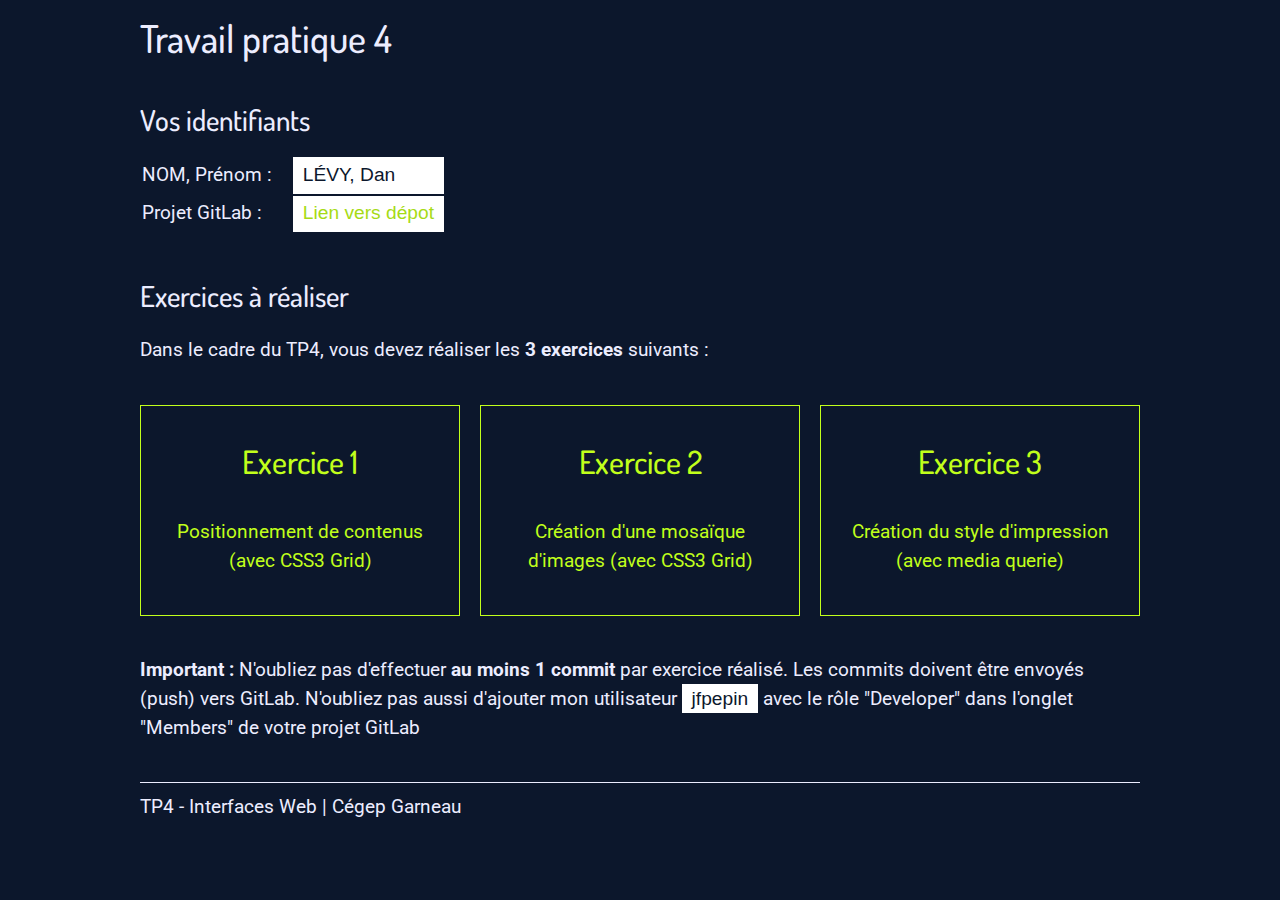
<file: tp4-site-git/index.html>
<!DOCTYPE html>

<html lang="fr">

<head>
	<meta charset="utf-8" />
	<title>TP4-Git-Grid</title>
	<meta name="description" content="Travail pratique 4 : Utilisation de Grid et Git">
	<meta name="viewport" content="width=device-width, initial-scale=1">

	<link rel="stylesheet" href="css/normalize.css">
	<link rel="stylesheet" href="css/styles.css">
</head>

<body>
	<header>
		<div class="container">
			<h1 class="logo">Travail pratique 4</h1>
		</div>
	</header>

	<main class="container">
		<section id="identifiants">
			<h2>Vos identifiants</h2>
			<table>
				<tr>
					<th>NOM, Prénom :</th>
					<td>LÉVY, Dan</td>
				</tr>
				<tr>
					<th>Projet GitLab :</th>
					<td><a href="https://gitlab.com/levydanqc/tp4-exercices" class="gitlab_link">Lien vers dépot</a></td>
				</tr>
			</table>
		</section>

		<section id="exercices">
			<h2>Exercices à réaliser</h2>
			<p>Dans le cadre du TP4, vous devez réaliser les <strong>3 exercices</strong> suivants :</p>
			<nav class="nav-exercices">
				<ul>
					<li>
						<a href="exercice1.html">
							<h3>Exercice 1</h3>
							<p>Positionnement de contenus (avec CSS3 Grid)</p>
						</a>
					</li>
					<li>
						<a href="exercice2.html">
							<h3>Exercice 2</h3>
							<p>Création d'une mosaïque d'images (avec CSS3 Grid)</p>
						</a>
					</li>
					<li>
						<a href="exercice3.html">
							<h3>Exercice 3</h3>
							<p>Création du style d'impression (avec media querie)</p>
						</a>
					</li>
				</ul>
			</nav>
			<p> <strong>Important :</strong> N'oubliez pas d'effectuer <strong>au moins 1 commit</strong> par exercice réalisé. Les commits doivent être envoyés
				(push) vers GitLab. N'oubliez pas aussi d'ajouter mon utilisateur <span>jfpepin</span> avec le rôle "Developer" dans l'onglet "Members" de votre projet GitLab</p>
		</section>

	</main>

	<footer>
		<p class="container border-top">TP4 - Interfaces Web | Cégep Garneau</p>
	</footer>

</body>

</html>
</file>
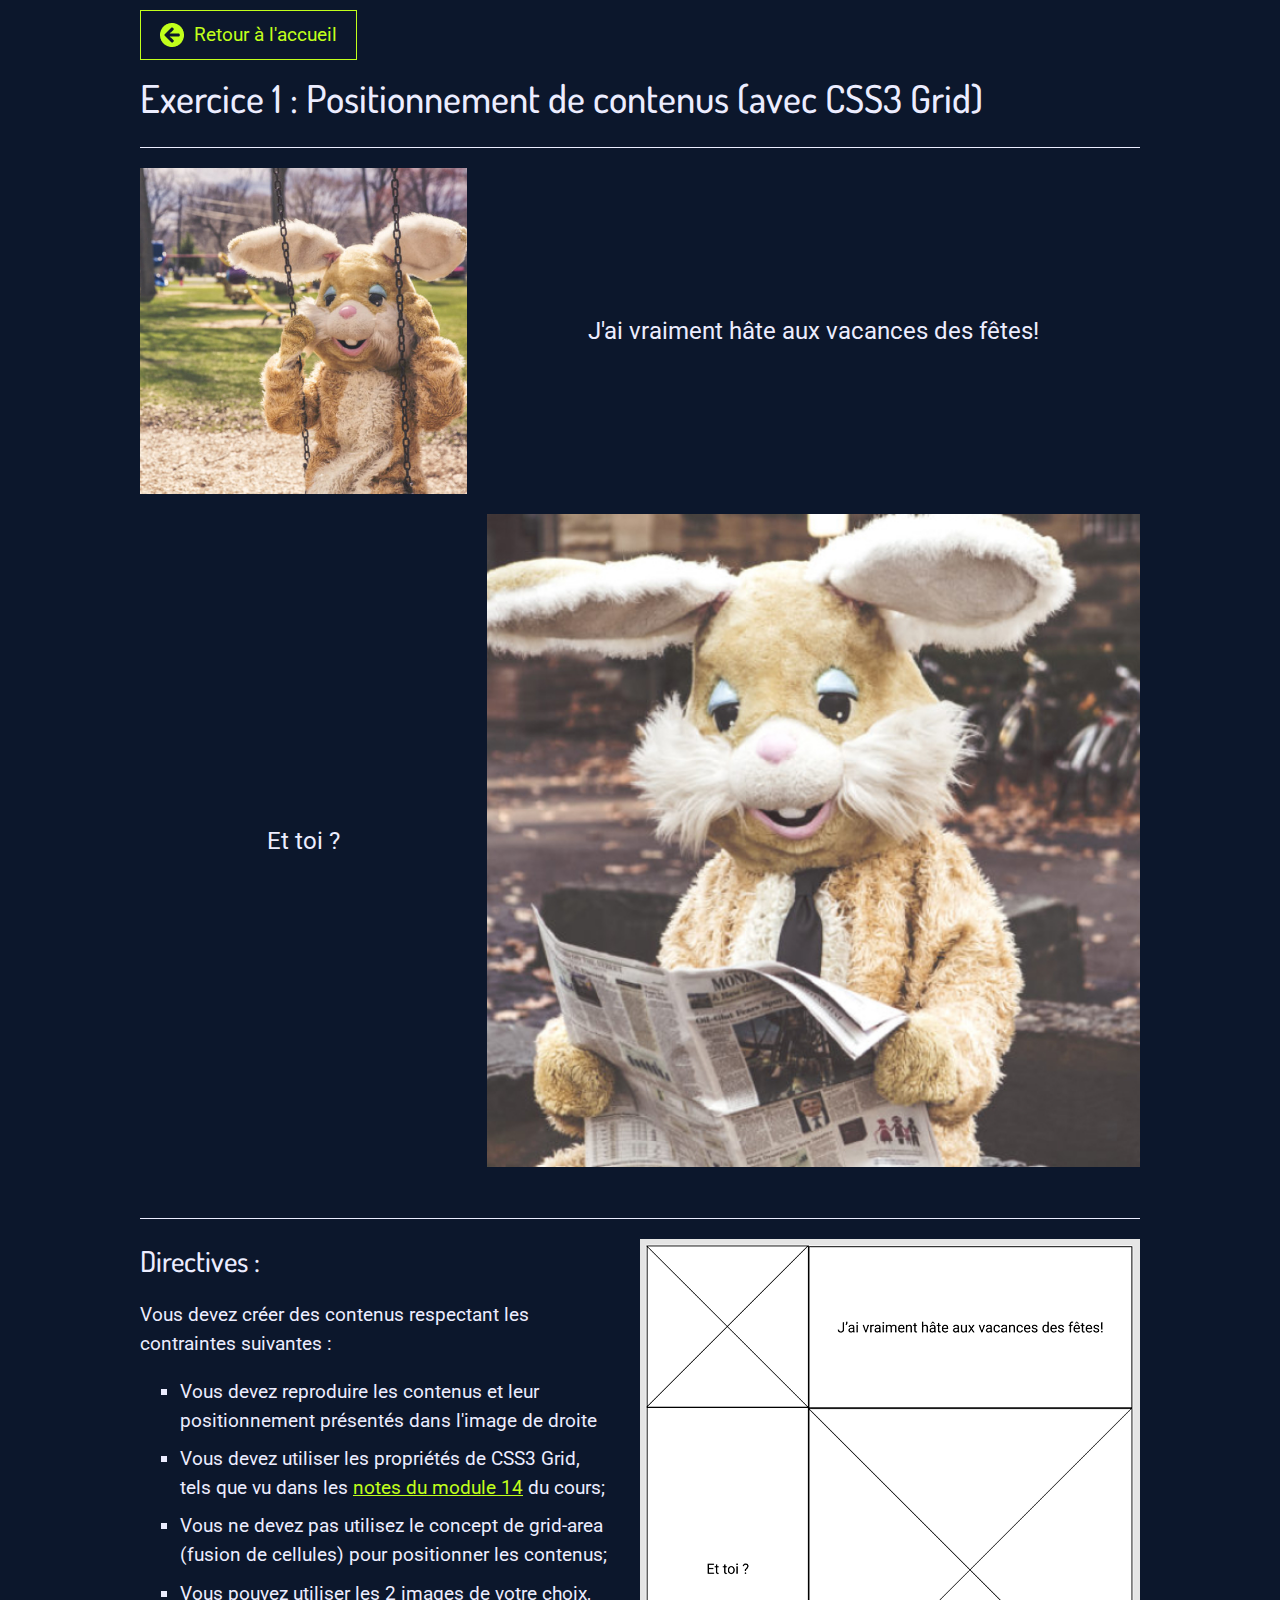
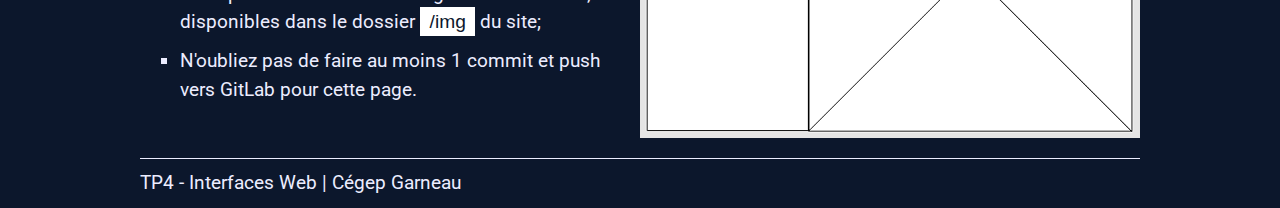
<file: tp4-site-git/exercice1.html>
<!DOCTYPE html>

<html lang="fr">

<head>
	<meta charset="utf-8" />
	<title>TP4-Git-Grid</title>
	<meta name="description" content="Travail pratique 4 : Utilisation de Grid et Git">
	<meta name="viewport" content="width=device-width, initial-scale=1">

	<link rel="stylesheet" href="css/normalize.css">
	<link rel="stylesheet" href="css/styles.css">
</head>

<body>
	<header>
		<div class="container">
			<a href="index.html" class="btn">
				<img src="img/directives/icon-fleche.png" alt="Icon">
				Retour à l'accueil
			</a>
		</div>
	</header>

	<main class="container">
		<h1>Exercice 1 : Positionnement de contenus (avec CSS3 Grid) </h1>

		<section id="sect-reponse" class="border-top">

			<div class="grid">
				<div class="img"><img src="img/lapin.jpg" alt="Mascotte de lapin sur une balancoire"></div>
				<div class="txt">
					<p>J'ai vraiment hâte aux vacances des fêtes!</p>
				</div>
				<div class="txt">
					<p>Et toi ?</p>
				</div>
				<div class="img"><img src="img/journal.jpg" alt="Mascotte de lapin lisant le journal"></div>
			</div>

		</section>

		<section id="sect-directives" class="border-top flex">
			<div>
				<h2>Directives :</h2>
				<p>Vous devez créer des contenus respectant les contraintes suivantes :
				</p>
				<ul class="list-check">
					<li>Vous devez reproduire les contenus et leur positionnement présentés dans l'image de droite</li>
					<li>Vous devez utiliser les propriétés de CSS3 Grid, tels que vu dans les
						<a target="_blank"
							href="https://docs.google.com/presentation/d/1ccAz1B-zRTWn_a_DYQfy4F4-Ks3LwpBKn2KyEWm3QBo/edit?usp=sharing">notes
							du module 14</a> du cours;</li>
					<li>Vous ne devez pas utilisez le concept de grid-area (fusion de cellules) pour positionner les
						contenus;</li>
					<li>Vous pouvez utiliser les 2 images de votre choix, disponibles dans le dossier <span>/img</span>
						du site;</li>
					<li>N'oubliez pas de faire au moins 1 commit et push vers GitLab pour cette page.</li>
				</ul>
			</div>
			<img src="img/directives/contenus.PNG" alt="Contenu dans Grid">
		</section>

	</main>

	<footer>
		<p class="container border-top">TP4 - Interfaces Web | Cégep Garneau</p>
	</footer>

</body>

</html>
</file>
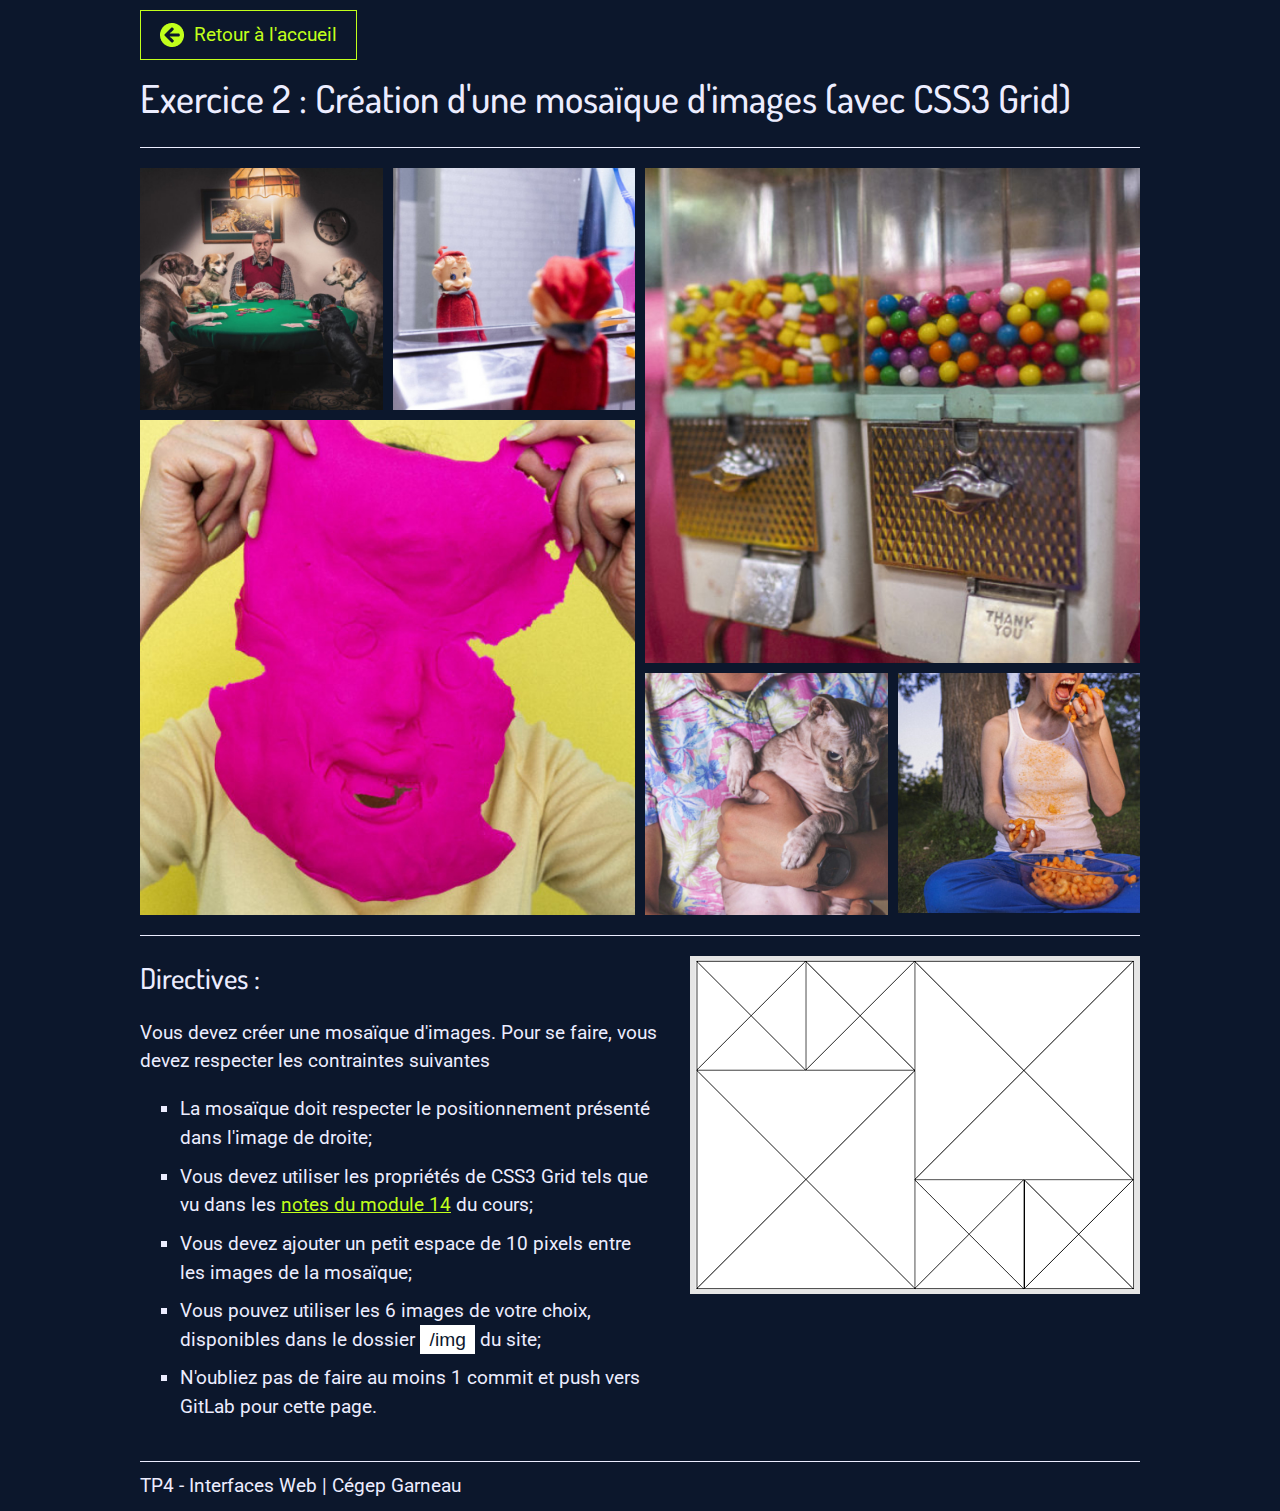
<file: tp4-site-git/exercice2.html>
<!DOCTYPE html>

<html lang="fr">

<head>
	<meta charset="utf-8" />
	<title>TP4-Git-Grid</title>
	<meta name="description" content="Travail pratique 4 : Utilisation de Grid et Git">
	<meta name="viewport" content="width=device-width, initial-scale=1">

	<link rel="stylesheet" href="css/normalize.css">
	<link rel="stylesheet" href="css/styles.css">
</head>

<body>
	<header>
		<div class="container">
			<a href="index.html" class="btn">
				<img src="img/directives/icon-fleche.png" alt="Icon">
				Retour à l'accueil
			</a>
		</div>
	</header>

	<main class="container">
		<h1>Exercice 2 : Création d'une mosaïque d'images (avec CSS3 Grid) </h1>

		<section id="sect-reponse" class="border-top">

			<div class="grid2">
				<div class="img poker"><img src="img/poker.jpg" alt="Partie de poker"></div>
				<div class="img lutin"><img src="img/lutin.jpg" alt="Lutin face à un miroir"></div>
				<div class="img masque"><img src="img/masque.jpg" alt="Masque"></div>
				<div class="img chat"><img src="img/chat.jpg" alt="Chat"></div>
				<div class="img cheetos"><img src="img/cheetos.jpg" alt="Personne mangeant des cheetos"></div>
				<div class="img bonbons"><img src="img/bonbons.jpg" alt="Distributeur de bonbons"></div>
			</div>

		</section>

		<section id="sect-directives" class="border-top flex">
			<div>
				<h2>Directives :</h2>
				<p>Vous devez créer une mosaïque d'images. Pour se faire, vous devez respecter les contraintes suivantes
				</p>
				<ul class="list-check">
					<li>La mosaïque doit respecter le positionnement présenté dans l'image de droite;</li>
					<li>Vous devez utiliser les propriétés de CSS3 Grid tels que vu dans les
						<a target="_blank"
							href="https://docs.google.com/presentation/d/1ccAz1B-zRTWn_a_DYQfy4F4-Ks3LwpBKn2KyEWm3QBo/edit?usp=sharing">notes
							du module 14</a> du cours;</li>
					<li>Vous devez ajouter un petit espace de 10 pixels entre les images de la mosaïque;</li>
					<li>Vous pouvez utiliser les 6 images de votre choix, disponibles dans le dossier <span>/img</span> du site;</li>
					<li>N'oubliez pas de faire au moins 1 commit et push vers GitLab pour cette page.</li>

				</ul>
			</div>
			<img src="img/directives/mosaique.PNG" alt="Mosaïque d'image à reproduire">
		</section>
	</main>

	<footer>
		<p class="container border-top">TP4 - Interfaces Web | Cégep Garneau</p>
	</footer>

</body>

</html>
</file>
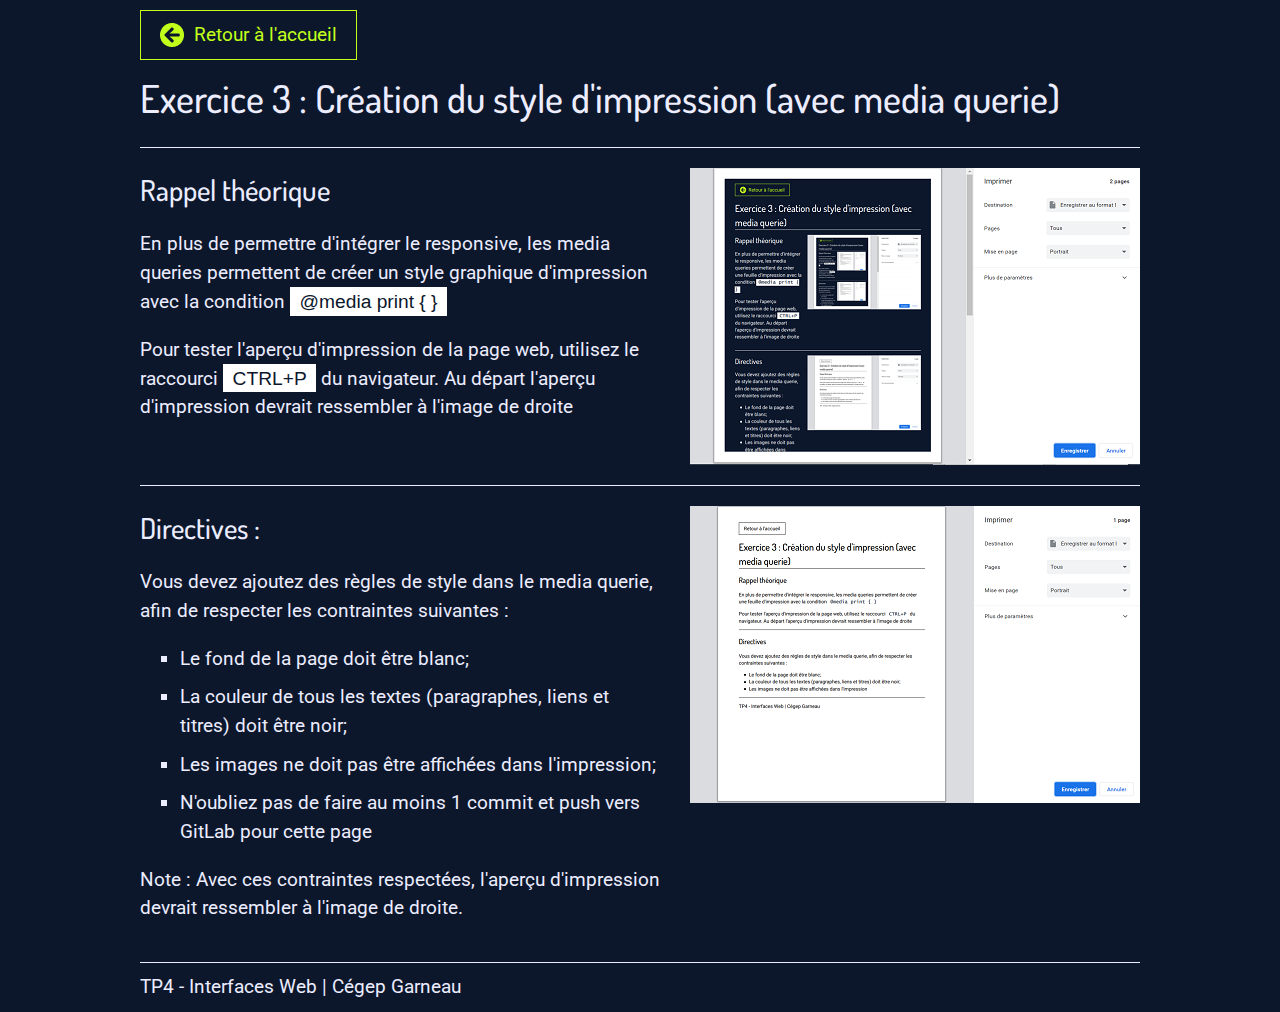
<file: tp4-site-git/exercice3.html>
<!DOCTYPE html>

<html lang="fr">

<head>
	<meta charset="utf-8" />
	<title>TP4-Git-Grid</title>
	<meta name="description" content="Travail pratique 4 : Utilisation de Grid et Git">
	<meta name="viewport" content="width=device-width, initial-scale=1">

	<link rel="stylesheet" href="css/normalize.css">
	<link rel="stylesheet" href="css/styles.css">
</head>

<body>
	<header>
		<div class="container">
			<a href="index.html" class="btn">
				<img src="img/directives/icon-fleche.png" alt="Icon">
				Retour à l'accueil
			</a>
		</div>
	</header>

	<main class="container">
		<h1>Exercice 3 : Création du style d'impression (avec media querie) </h1>

		<section id="sect-rappel" class="border-top flex">
			<div>
				<h2>Rappel théorique</h2>
				<p>En plus de permettre d'intégrer le responsive, les media queries permettent de créer un style
					graphique d'impression avec la condition <span>@media print { }</span> </p>
				<p>Pour tester l'aperçu d'impression de la page web, utilisez le raccourci <span>CTRL+P</span> du
					navigateur. Au départ
					l'aperçu d'impression devrait ressembler à l'image de droite</p>
			</div>
			<img src="img/directives/sans-print.PNG" alt="Aperçu d'impression">
		</section>

		<section id="sect-directives" class="border-top flex">
			<div>
				<h2>Directives :</h2>
				<p>Vous devez ajoutez des règles de style dans le media querie, afin de respecter les contraintes
					suivantes
					: </p>
				<ul class="list-check">
					<li>Le fond de la page doit être blanc;</li>
					<li>La couleur de tous les textes (paragraphes, liens et titres) doit être noir;</li>
					<li>Les images ne doit pas être affichées dans l'impression;</li>
					<li>N'oubliez pas de faire au moins 1 commit et push vers GitLab pour cette page</li>

				</ul>
				<p>Note : Avec ces contraintes respectées, l'aperçu d'impression devrait ressembler à l'image de droite.
				</p>
			</div>
			<img src="img/directives/print.PNG" alt="Aperçu d'impression">
		</section>


	</main>

	<footer>
		<p class="container border-top">TP4 - Interfaces Web | Cégep Garneau</p>
	</footer>

</body>

</html>
</file>
<file: tp4-site-git/css/styles.css>
@import url("https://fonts.googleapis.com/css2?family=Dosis:wght@500&family=Roboto&display=swap");
/* -------------------------------- */

/* ----------- GÉNÉRAL ------------ */

/* -------------------------------- */

* {
	box-sizing: border-box;
}

.container {
	width: 90%;
	max-width: 1000px;
	margin: 0 auto;
}

.flex {
	display: flex;
	align-items: flex-start;
}

.flex img {
	margin-left: 30px;
}

section {
	padding: 20px 0;
	clear: both;
}

img {
	max-width: 100%;
}

.fr {
	float: right;
	margin: 20px;
	text-align: center;
	font-size: 0.8rem;
}

.border-top {
	border-top: 1px solid;
}

/* Typographie */

body {
	font-family: "Roboto", sans-serif;
	color: #ecedff;
	line-height: 1.5;
	background-color: #0c172c;
	font-size: 1.2rem;
}

h1, h2, h3, h4, h5, h6 {
	font-family: "Dosis", sans-serif;
	font-weight: 500;
}

h1, h2 {
	margin: 0 0 0.5em 0;
}

h3 {
	font-size: 2rem;
}

a {
	color: #c1ff1b;
}

a:hover {
	opacity: 0.9;
}

.btn {
	display: inline-flex;
	text-decoration: none;
	border: 1px solid;
	transition: margin 0.3s;
	padding: 0.5em 1em;
	text-align: center;
	align-items: center;
}

.btn img {
	margin-right: 0.5em;
}

.btn:hover {
	margin-left: 0.5rem;
}

table {
	text-align: left;
}

th {
	font-weight: 400;
	padding: 0.2em 1em 0.2em 0;
}

td, span {
	font-family: 'Lucida Console', 'Lucida Sans Regular', 'Lucida Grande', 'Lucida Sans Unicode', Geneva, Verdana, sans-serif;
	background-color: #fff;
	color: #0c172c;
	padding: 0.2em 0.5em;
}

.list-check {
	list-style-type: square;
}

.list-check li {
	margin-bottom: 0.5em;
}

/* -------------------------------------- */

/* ------- HEADER / NAV / FOOTER -------- */

/* -------------------------------------- */

header h1 {
	margin-bottom: 0;
}

header, footer p {
	padding: 10px 0;
}

.gitlab_link {
	color: #a6db15;
	text-decoration: none;
}

.gitlab_link:hover {
	color: #81aa11;
	text-decoration: underline;
}

.nav-exercices ul {
	padding: 0;
	display: flex;
	justify-content: space-between;
	list-style-type: none;
	margin: 40px 0;
}

.nav-exercices li {
	width: 32%;
}

.nav-exercices a {
	display: block;
	text-align: center;
	border: 1px solid;
	text-decoration: none;
	transition: transform 0.1s;
	min-height: 100%;
	padding: 0 30px 20px;
}

.nav-exercices a:hover {
	background-color: #c2ff1b28;
	transform: scale(1.1);
	transition: all 0.2s;
}

/* --------------------------- */

/* ------- EXERCICE 1 -------- */

/* --------------------------- */

.grid {
	display: grid;
	grid-template-columns: 1fr 2fr;
	grid-template-rows: 1fr 2fr;
	gap: 2%;
	margin-bottom: 5%;
}

.grid div * {
	align-items: center;
	justify-items: center;
	text-align: center;
	font-size: 1.5rem;
	vertical-align: middle;
	width: 100%;
}

.grid .txt {
	margin: auto;
}

.img:hover {
	box-shadow: 0px 0px 20px -2px #445679;
	transform: scale(1.05);
	transition: all 0.35s;
}

/* --------------------------- */

/* ------- EXERCICE 2 -------- */

/* --------------------------- */

.grid2 {
	display: grid;
	gap: 10px;
	grid-template-columns: 1fr 1fr 1fr 1fr;
	grid-template-rows: 1fr 1fr 1fr;
	grid-template-areas: "pk lt bb bb" "ms ms bb bb" "ms ms ch chee";
	align-content: stretch;
	justify-content: stretch;
}

.grid2 div {
	line-height: 0;
}

.grid2 img {
	width: 100%;
}

.poker {
	grid-area: pk;
}

.lutin {
	grid-area: lt;
}

.masque {
	grid-area: ms;
}

.chat {
	grid-area: ch;
}

.cheetos {
	grid-area: chee;
}

.bonbons {
	grid-area: bb;
}

/* --------------------------- */

/* ------- EXERCICE 3 -------- */

/* --------------------------- */

@media print {
	img {
		display: none;
	}
	*, .btn {
		color: #000000;
		border-color: #000000;
		background-color: #000000;
		border-color: black;
		text-decoration: none;
	}
}
</file>
